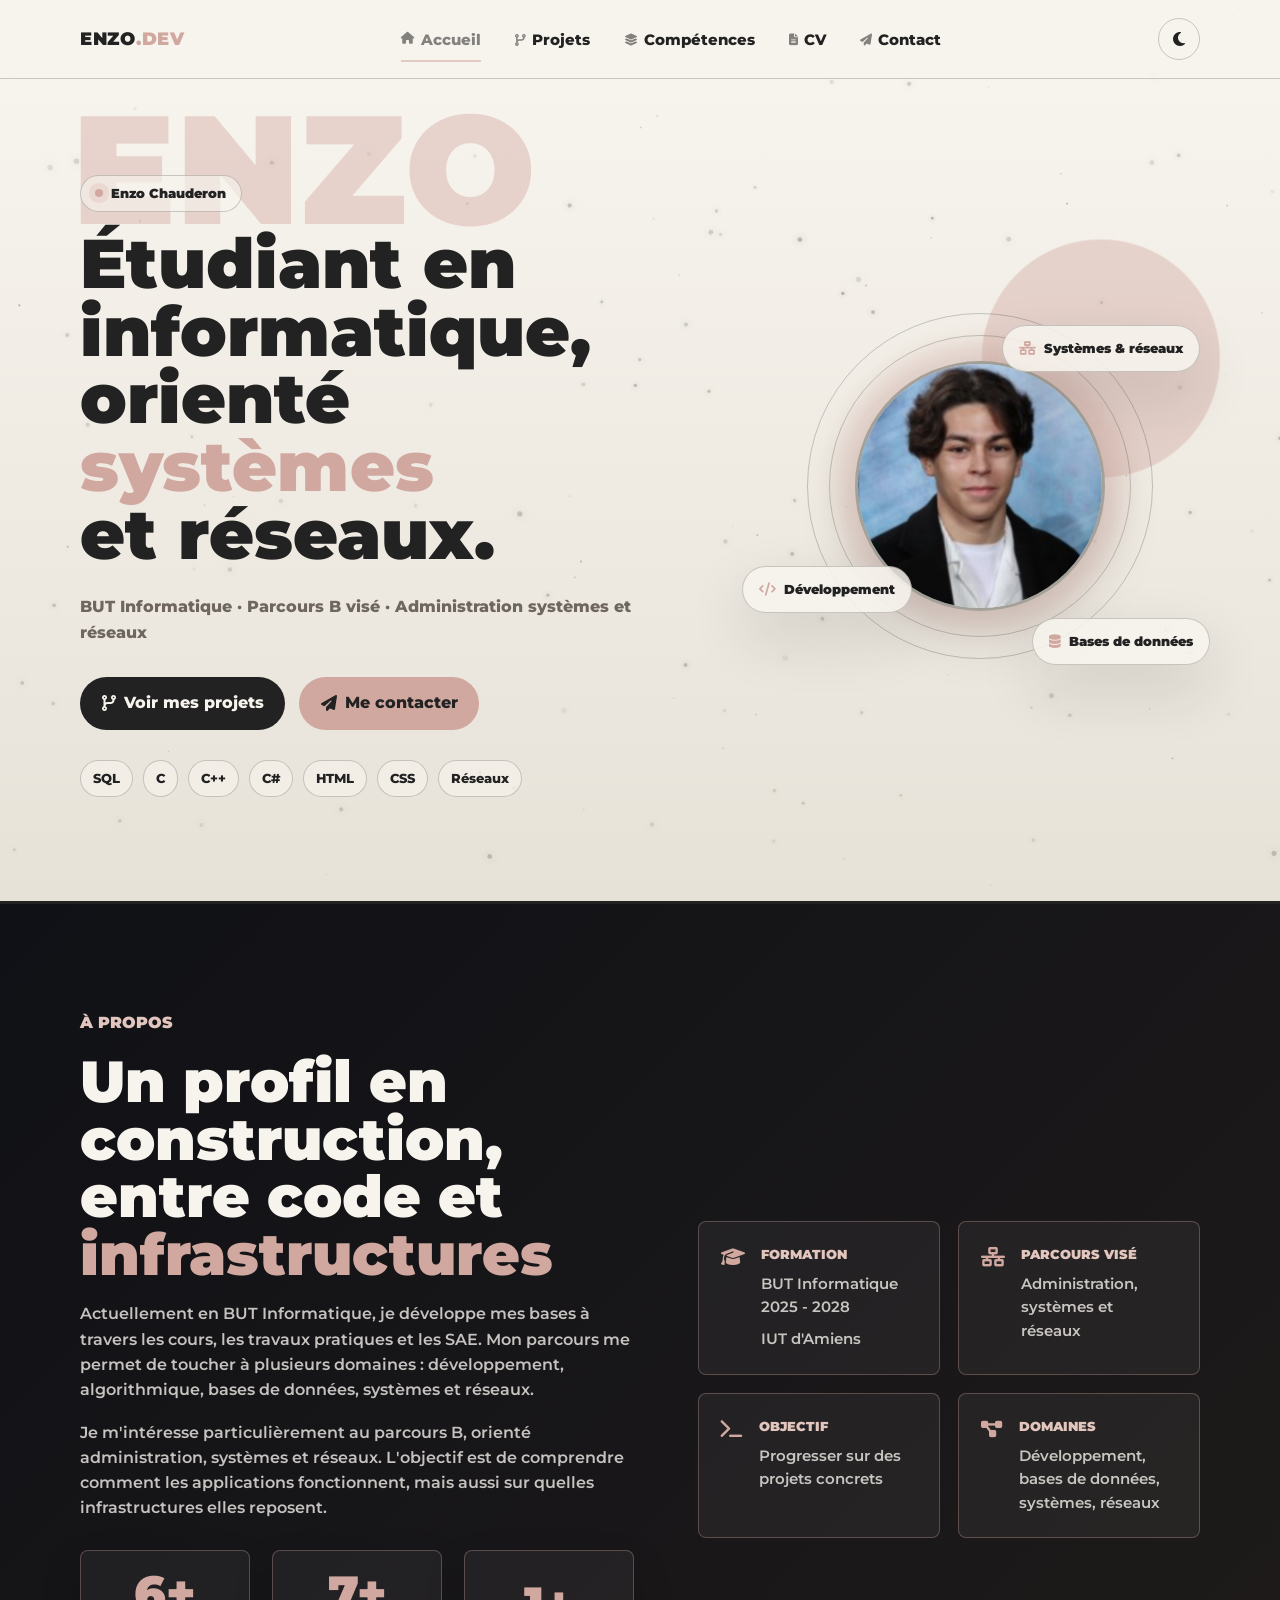
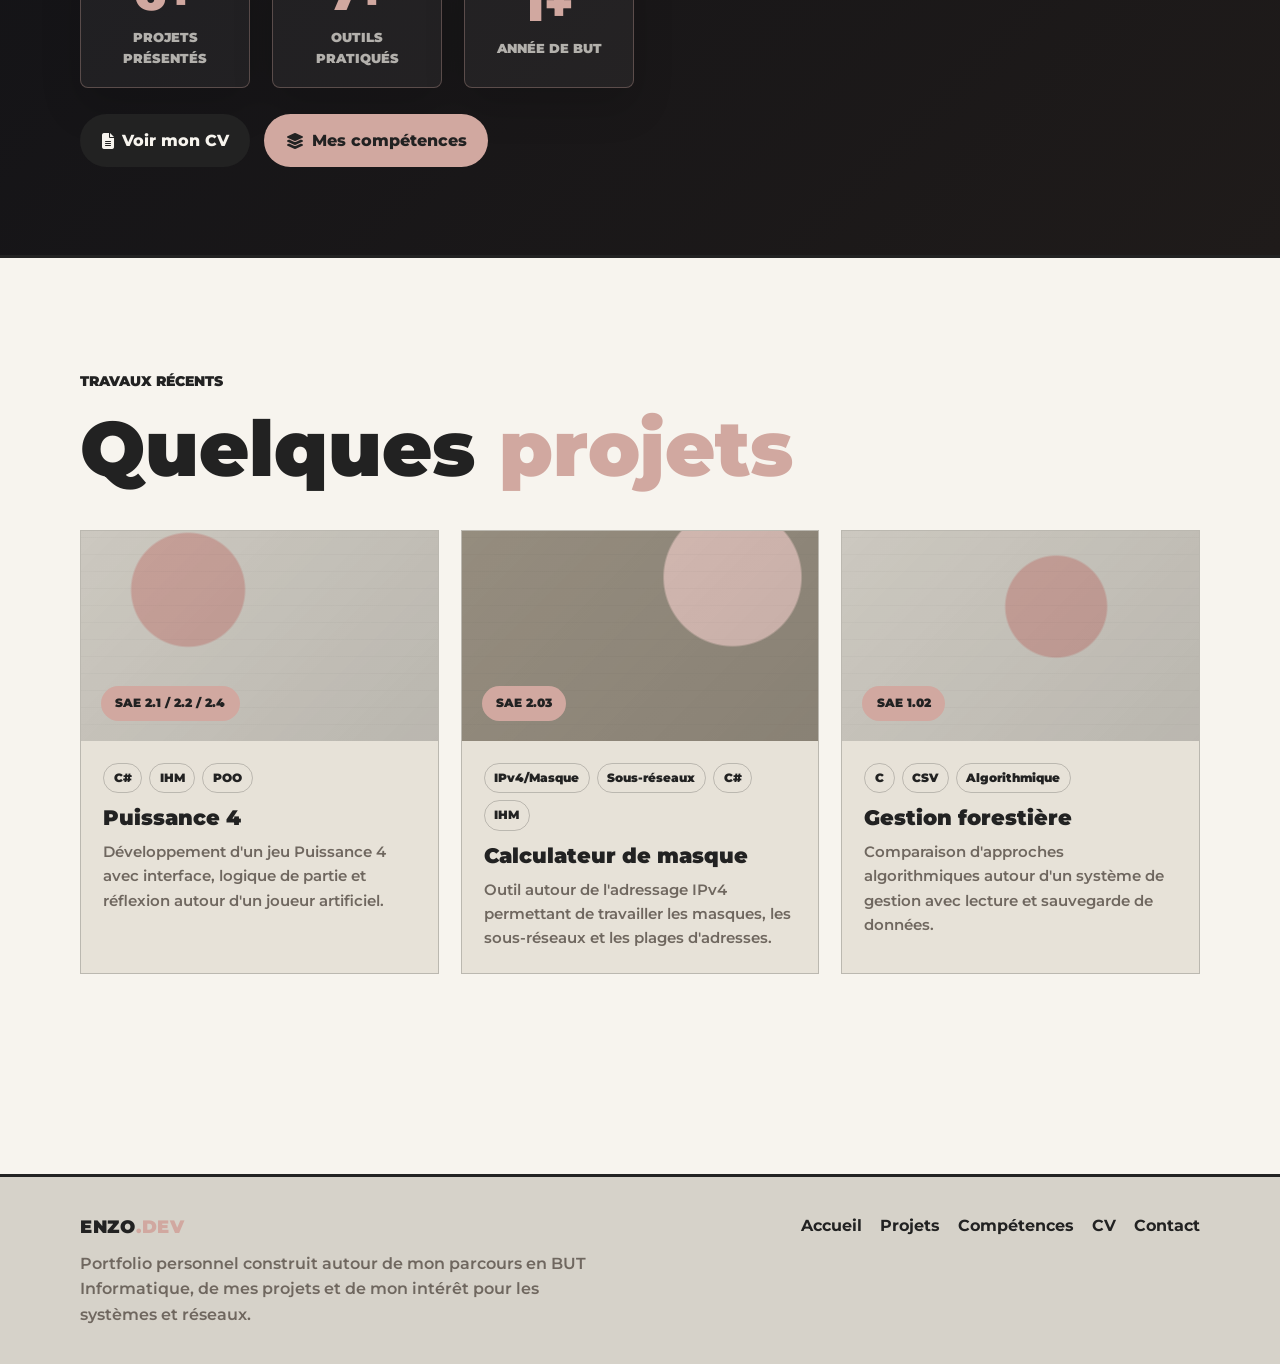
<file: index.html>
﻿<!DOCTYPE html>
<html lang="fr">
<head>
    <meta charset="UTF-8">
    <meta name="viewport" content="width=device-width, initial-scale=1.0">
    <meta name="description" content="Portfolio personnel d'Enzo Chauderon, étudiant en BUT Informatique orienté systèmes et réseaux.">
    <title>Accueil - Portfolio Enzo</title>

    <link rel="stylesheet" href="https://cdnjs.cloudflare.com/ajax/libs/font-awesome/6.5.1/css/all.min.css">
    <link rel="stylesheet" href="css/shared.css">
    <link rel="stylesheet" href="css/home.css?v=2">

    <script src="js/shared.js" defer></script>
</head>
<body>
    <div id="scroll-bar"></div>
    <canvas id="space-canvas" aria-hidden="true"></canvas>
    <header class="site-header">
        <nav class="navbar" aria-label="Navigation principale">
            <a href="index.html" class="nav-logo">
                ENZO<span>.DEV</span>
            </a>

            <ul class="nav-links">
                <li>
                    <a href="index.html" class="active">
                        <i class="fa-solid fa-house"></i>
                        Accueil
                    </a>
                </li>
                <li>
                    <a href="pages/projets.html">
                        <i class="fa-solid fa-code-branch"></i>
                        Projets
                    </a>
                </li>
                <li>
                    <a href="pages/competences.html">
                        <i class="fa-solid fa-layer-group"></i>
                        Compétences
                    </a>
                </li>
                <li>
                    <a href="pages/cv.html">
                        <i class="fa-solid fa-file-lines"></i>
                        CV
                    </a>
                </li>
                <li>
                    <a href="pages/contact.html">
                        <i class="fa-solid fa-paper-plane"></i>
                        Contact
                    </a>
                </li>
            </ul>

            <div class="nav-actions">
                <button class="theme-toggle" type="button" aria-label="Changer de thème">
                    <i class="fa-solid fa-moon"></i>
                </button>

                <button class="nav-burger" type="button" aria-label="Ouvrir le menu" aria-expanded="false">
                    <span></span>
                    <span></span>
                    <span></span>
                </button>
            </div>
        </nav>
    </header>

    <main>
        <section class="hero">
            <div class="container hero-inner">
                <div class="hero-content">
                    <div class="hero-badge">
                        <span class="badge-dot"></span>
                        <span>Enzo Chauderon</span>
                    </div>

                    <h1 class="hero-title">
                        Étudiant en informatique,<br>
                        orienté <span>systèmes</span><br>
                        et réseaux.
                    </h1>

                    <p class="hero-sub">
                        BUT Informatique · Parcours B visé · Administration systèmes et réseaux
                    </p>

                    <div class="hero-actions">
                        <a href="pages/projets.html" class="btn btn-primary">
                            <i class="fa-solid fa-code-branch"></i>
                            Voir mes projets
                        </a>

                        <a href="pages/contact.html" class="btn btn-secondary">
                            <i class="fa-solid fa-paper-plane"></i>
                            Me contacter
                        </a>
                    </div>

                    <div class="hero-tags">
                        <span>SQL</span>
                        <span>C</span>
                        <span>C++</span>
                        <span>C#</span>
                        <span>HTML</span>
                        <span>CSS</span>
                        <span>Réseaux</span>
                    </div>
                </div>

                <div class="hero-visual">
                    <div class="avatar-wrapper">
                        <div class="avatar-glow"></div>
                        <img class="avatar-placeholder" src="assets/photo-cv.png" alt="Portrait d'Enzo Chauderon">
                        <div class="avatar-ring ring-1"></div>
                        <div class="avatar-ring ring-2"></div>
                    </div>

                    <div class="floating-card fc-1">
                        <i class="fa-solid fa-network-wired"></i>
                        <span>Systèmes & réseaux</span>
                    </div>

                    <div class="floating-card fc-2">
                        <i class="fa-solid fa-code"></i>
                        <span>Développement</span>
                    </div>

                    <div class="floating-card fc-3">
                        <i class="fa-solid fa-database"></i>
                        <span>Bases de données</span>
                    </div>
                </div>
            </div>
        </section>

        <section class="about-section">
            <div class="container about-grid">
                <div class="about-text">
                    <p class="section-label">À propos</p>

                    <h2>
                        Un profil en construction,<br>
                        entre code et <span>infrastructures</span>
                    </h2>

                    <p>
                        Actuellement en BUT Informatique, je développe mes bases à travers les cours,
                        les travaux pratiques et les SAE. Mon parcours me permet de toucher à plusieurs
                        domaines : développement, algorithmique, bases de données, systèmes et réseaux.
                    </p>

                    <p>
                        Je m'intéresse particulièrement au parcours B, orienté administration, systèmes
                        et réseaux. L'objectif est de comprendre comment les applications fonctionnent,
                        mais aussi sur quelles infrastructures elles reposent.
                    </p>

                    <div class="about-stats">
                        <div class="stat-item">
                            <strong>6+</strong>
                            <span>Projets présentés</span>
                        </div>

                        <div class="stat-item">
                            <strong>7+</strong>
                            <span>Outils pratiqués</span>
                        </div>

                        <div class="stat-item">
                            <strong>1+</strong>
                            <span>Année de BUT</span>
                        </div>
                    </div>

                    <div class="about-actions">
                        <a href="pages/cv.html" class="btn btn-primary">
                            <i class="fa-solid fa-file-lines"></i>
                            Voir mon CV
                        </a>

                        <a href="pages/competences.html" class="btn btn-secondary">
                            <i class="fa-solid fa-layer-group"></i>
                            Mes compétences
                        </a>
                    </div>
                </div>

                <div class="about-cards">
                    <article class="info-card">
                        <i class="fa-solid fa-graduation-cap"></i>
                        <div>
                            <h3>Formation</h3>
                            <p>BUT Informatique 2025 - 2028</p>
                            <p>IUT d'Amiens</p>
                        </div>
                    </article>

                    <article class="info-card">
                        <i class="fa-solid fa-network-wired"></i>
                        <div>
                            <h3>Parcours visé</h3>
                            <p>Administration, systèmes et réseaux</p>
                        </div>
                    </article>

                    <article class="info-card">
                        <i class="fa-solid fa-terminal"></i>
                        <div>
                            <h3>Objectif</h3>
                            <p>Progresser sur des projets concrets</p>
                        </div>
                    </article>

                    <article class="info-card">
                        <i class="fa-solid fa-diagram-project"></i>
                        <div>
                            <h3>Domaines</h3>
                            <p>Développement, bases de données, systèmes, réseaux</p>
                        </div>
                    </article>
                </div>
            </div>
        </section>

        <section class="featured-section">
            <div class="container">
                <p class="section-label">Travaux récents</p>
                <h2 class="featured-title">Quelques <span>projets</span></h2>

                <div class="featured-grid">
                    <a href="pages/projets.html" class="featured-card">
                        <div class="feat-img feat-puissance4">
                            <span>SAE 2.1 / 2.2 / 2.4</span>

                            <div class="feat-overlay">
                                <span class="view-more-icon">
                                    <i class="fa-solid fa-eye"></i>
                                    Voir plus
                                </span>
                            </div>
                        </div>

                        <div class="feat-body">
                            <div class="feat-tags-row">
                                <span>C#</span>
                                <span>IHM</span>
                                <span>POO</span>
                            </div>

                            <h3>Puissance 4</h3>
                            <p>
                                Développement d'un jeu Puissance 4 avec interface,
                                logique de partie et réflexion autour d'un joueur artificiel.
                            </p>
                        </div>
                    </a>

                    <a href="pages/projets.html" class="featured-card">
                        <div class="feat-img feat-network">
                            <span>SAE 2.03</span>

                            <div class="feat-overlay">
                                <span class="view-more-icon">
                                    <i class="fa-solid fa-eye"></i>
                                    Voir plus
                                </span>
                            </div>
                        </div>

                        <div class="feat-body">
                            <div class="feat-tags-row">
                                <span>IPv4/Masque</span>
                                <span>Sous-réseaux</span>
                                <span>C#</span>
                                <span>IHM</span>
                            </div>

                            <h3>Calculateur de masque</h3>
                            <p>
                                Outil autour de l'adressage IPv4 permettant de travailler
                                les masques, les sous-réseaux et les plages d'adresses.
                            </p>
                        </div>
                    </a>

                    <a href="pages/projets.html" class="featured-card">
                        <div class="feat-img feat-forest">
                            <span>SAE 1.02</span>

                            <div class="feat-overlay">
                                <span class="view-more-icon">
                                    <i class="fa-solid fa-eye"></i>
                                    Voir plus
                                </span>
                            </div>
                        </div>

                        <div class="feat-body">
                            <div class="feat-tags-row">
                                <span>C</span>
                                <span>CSV</span>
                                <span>Algorithmique</span>
                            </div>

                            <h3>Gestion forestière</h3>
                            <p>
                                Comparaison d'approches algorithmiques autour d'un système
                                de gestion avec lecture et sauvegarde de données.
                            </p>
                        </div>
                    </a>
                </div>
            </div>
        </section>
    </main>

    <footer class="site-footer">
        <div class="container footer-content">
            <div class="footer-brand">
                <a href="index.html" class="nav-logo">
                    ENZO<span>.DEV</span>
                </a>

                <p>
                    Portfolio personnel construit autour de mon parcours en BUT Informatique,
                    de mes projets et de mon intérêt pour les systèmes et réseaux.
                </p>
            </div>

            <nav class="footer-links" aria-label="Navigation secondaire">
                <a href="index.html">Accueil</a>
                <a href="pages/projets.html">Projets</a>
                <a href="pages/competences.html">Compétences</a>
                <a href="pages/cv.html">CV</a>
                <a href="pages/contact.html">Contact</a>
            </nav>
        </div>
    </footer>
</body>
</html>
</file>
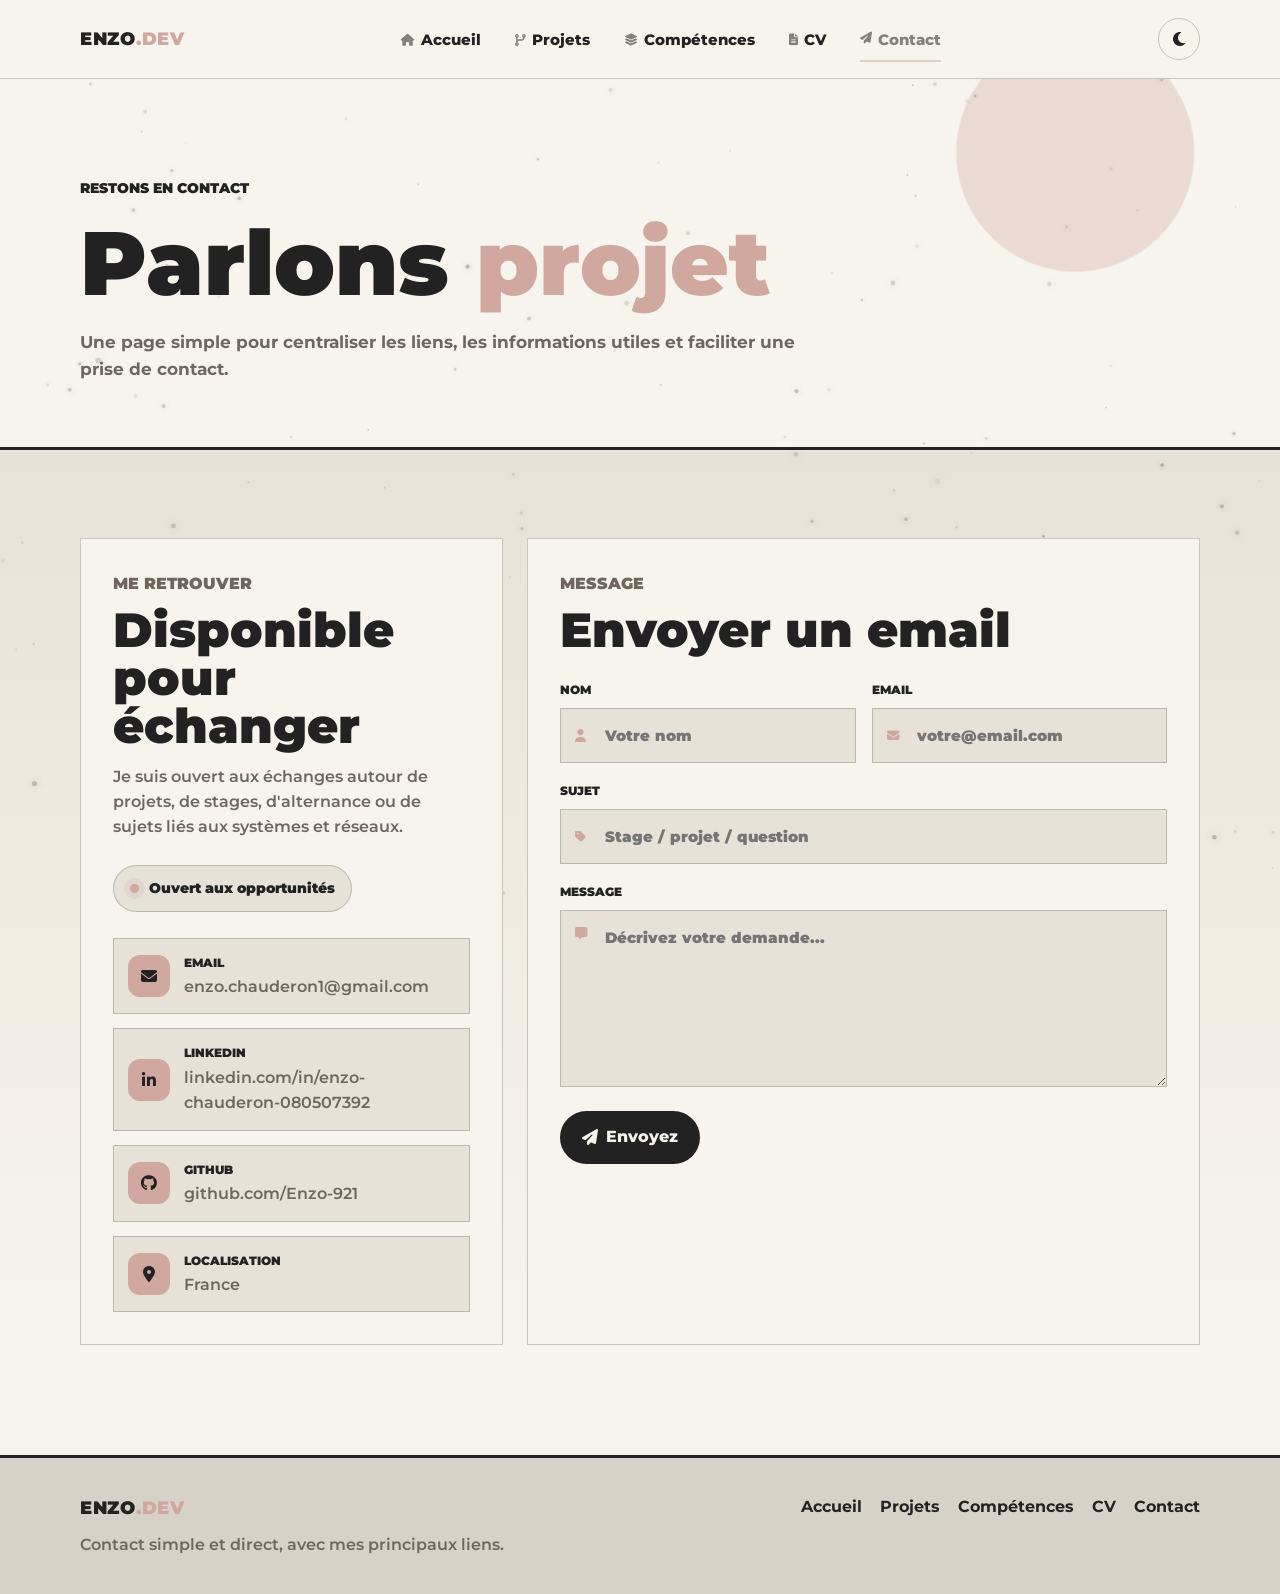
<file: pages/contact.html>
<!DOCTYPE html>
<html lang="fr">
<head>
    <meta charset="UTF-8">
    <meta name="viewport" content="width=device-width, initial-scale=1.0">
    <meta name="description" content="Contact d'Enzo Chauderon.">
    <title>Contact - Portfolio Enzo</title>

    <link rel="stylesheet" href="https://cdnjs.cloudflare.com/ajax/libs/font-awesome/6.5.1/css/all.min.css">
    <link rel="stylesheet" href="../css/shared.css">
    <link rel="stylesheet" href="../css/contact.css?v=2">

    <script src="../js/shared.js" defer></script>
</head>
<body>
    <div id="scroll-bar"></div>
    <canvas id="space-canvas" aria-hidden="true"></canvas>
    <header class="site-header">
        <nav class="navbar" aria-label="Navigation principale">
            <a href="../index.html" class="nav-logo">ENZO<span>.DEV</span></a>
            <ul class="nav-links">
                <li><a href="../index.html"><i class="fa-solid fa-house"></i> Accueil</a></li>
                <li><a href="projets.html"><i class="fa-solid fa-code-branch"></i> Projets</a></li>
                <li><a href="competences.html"><i class="fa-solid fa-layer-group"></i> Compétences</a></li>
                <li><a href="cv.html"><i class="fa-solid fa-file-lines"></i> CV</a></li>
                <li><a href="contact.html" class="active"><i class="fa-solid fa-paper-plane"></i> Contact</a></li>
            </ul>
            <div class="nav-actions">
                <button class="theme-toggle" type="button" aria-label="Changer de thème"><i class="fa-solid fa-moon"></i></button>
                <button class="nav-burger" type="button" aria-label="Ouvrir le menu" aria-expanded="false"><span></span><span></span><span></span></button>
            </div>
        </nav>
    </header>

    <main>
        <section class="page-hero">
            <div class="container">
                <p class="section-label">Restons en contact</p>
                <h1>Parlons <span>projet</span></h1>
                <p>Une page simple pour centraliser les liens, les informations utiles et faciliter une prise de contact.</p>
            </div>
        </section>

        <section class="contact-section">
            <div class="container contact-grid">
                <aside class="contact-info-card">
                    <div>
                        <p class="contact-eyebrow">Me retrouver</p>
                        <h2>Disponible pour échanger</h2>
                        <p>
                            Je suis ouvert aux échanges autour de projets, de stages, d'alternance
                            ou de sujets liés aux systèmes et réseaux.
                        </p>
                    </div>

                    <div class="availability-pill">
                        <span></span>
                        Ouvert aux opportunités
                    </div>

                    <div class="contact-details">
                        <a class="contact-detail" href="mailto:enzo.chauderon1@gmail.com">
                            <i class="fa-solid fa-envelope"></i>
                            <span>
                                <strong>Email</strong>
                                enzo.chauderon1@gmail.com
                            </span>
                        </a>
                        <a class="contact-detail" href="https://www.linkedin.com/in/enzo-chauderon-080507392/" target="_blank" rel="noopener">
                            <i class="fa-brands fa-linkedin-in"></i>
                            <span>
                                <strong>LinkedIn</strong>
                                linkedin.com/in/enzo-chauderon-080507392
                            </span>
                        </a>
                        <a class="contact-detail" href="https://github.com/Enzo-921" target="_blank" rel="noopener">
                            <i class="fa-brands fa-github"></i>
                            <span>
                                <strong>GitHub</strong>
                                github.com/Enzo-921
                            </span>
                        </a>
                        <div class="contact-detail">
                            <i class="fa-solid fa-location-dot"></i>
                            <span>
                                <strong>Localisation</strong>
                                France
                            </span>
                        </div>
                    </div>
                </aside>

                <div class="contact-form-card">
                    <div class="form-heading">
                        <p class="contact-eyebrow">Message</p>
                        <h2>Envoyer un email</h2>
                    </div>

                    <form action="mailto:enzo.chauderon1@gmail.com" method="post" enctype="text/plain">
                        <div class="form-row">
                            <label>
                                Nom
                                <span class="input-wrap">
                                    <i class="fa-solid fa-user"></i>
                                    <input type="text" name="Nom" placeholder="Votre nom">
                                </span>
                            </label>
                            <label>
                                Email
                                <span class="input-wrap">
                                    <i class="fa-solid fa-envelope"></i>
                                    <input type="email" name="Email" placeholder="votre@email.com">
                                </span>
                            </label>
                        </div>

                        <label>
                            Sujet
                            <span class="input-wrap">
                                <i class="fa-solid fa-tag"></i>
                                <input type="text" name="Sujet" placeholder="Stage / projet / question">
                            </span>
                        </label>

                        <label>
                            Message
                            <span class="input-wrap textarea-wrap">
                                <i class="fa-solid fa-message"></i>
                                <textarea name="Message" rows="6" placeholder="Décrivez votre demande..."></textarea>
                            </span>
                        </label>

                        <button type="submit" class="btn btn-primary submit-btn">
                            <i class="fa-solid fa-paper-plane"></i>
                            Envoyez
                        </button>
                    </form>
                </div>
            </div>

        </section>
    </main>

    <footer class="site-footer">
        <div class="container footer-content">
            <div class="footer-brand">
                <a href="../index.html" class="nav-logo">ENZO<span>.DEV</span></a>
                <p>Contact simple et direct, avec mes principaux liens.</p>
            </div>
            <nav class="footer-links" aria-label="Navigation secondaire">
                <a href="../index.html">Accueil</a>
                <a href="projets.html">Projets</a>
                <a href="competences.html">Compétences</a>
                <a href="cv.html">CV</a>
                <a href="contact.html">Contact</a>
            </nav>
        </div>
    </footer>
</body>
</html>
</file>
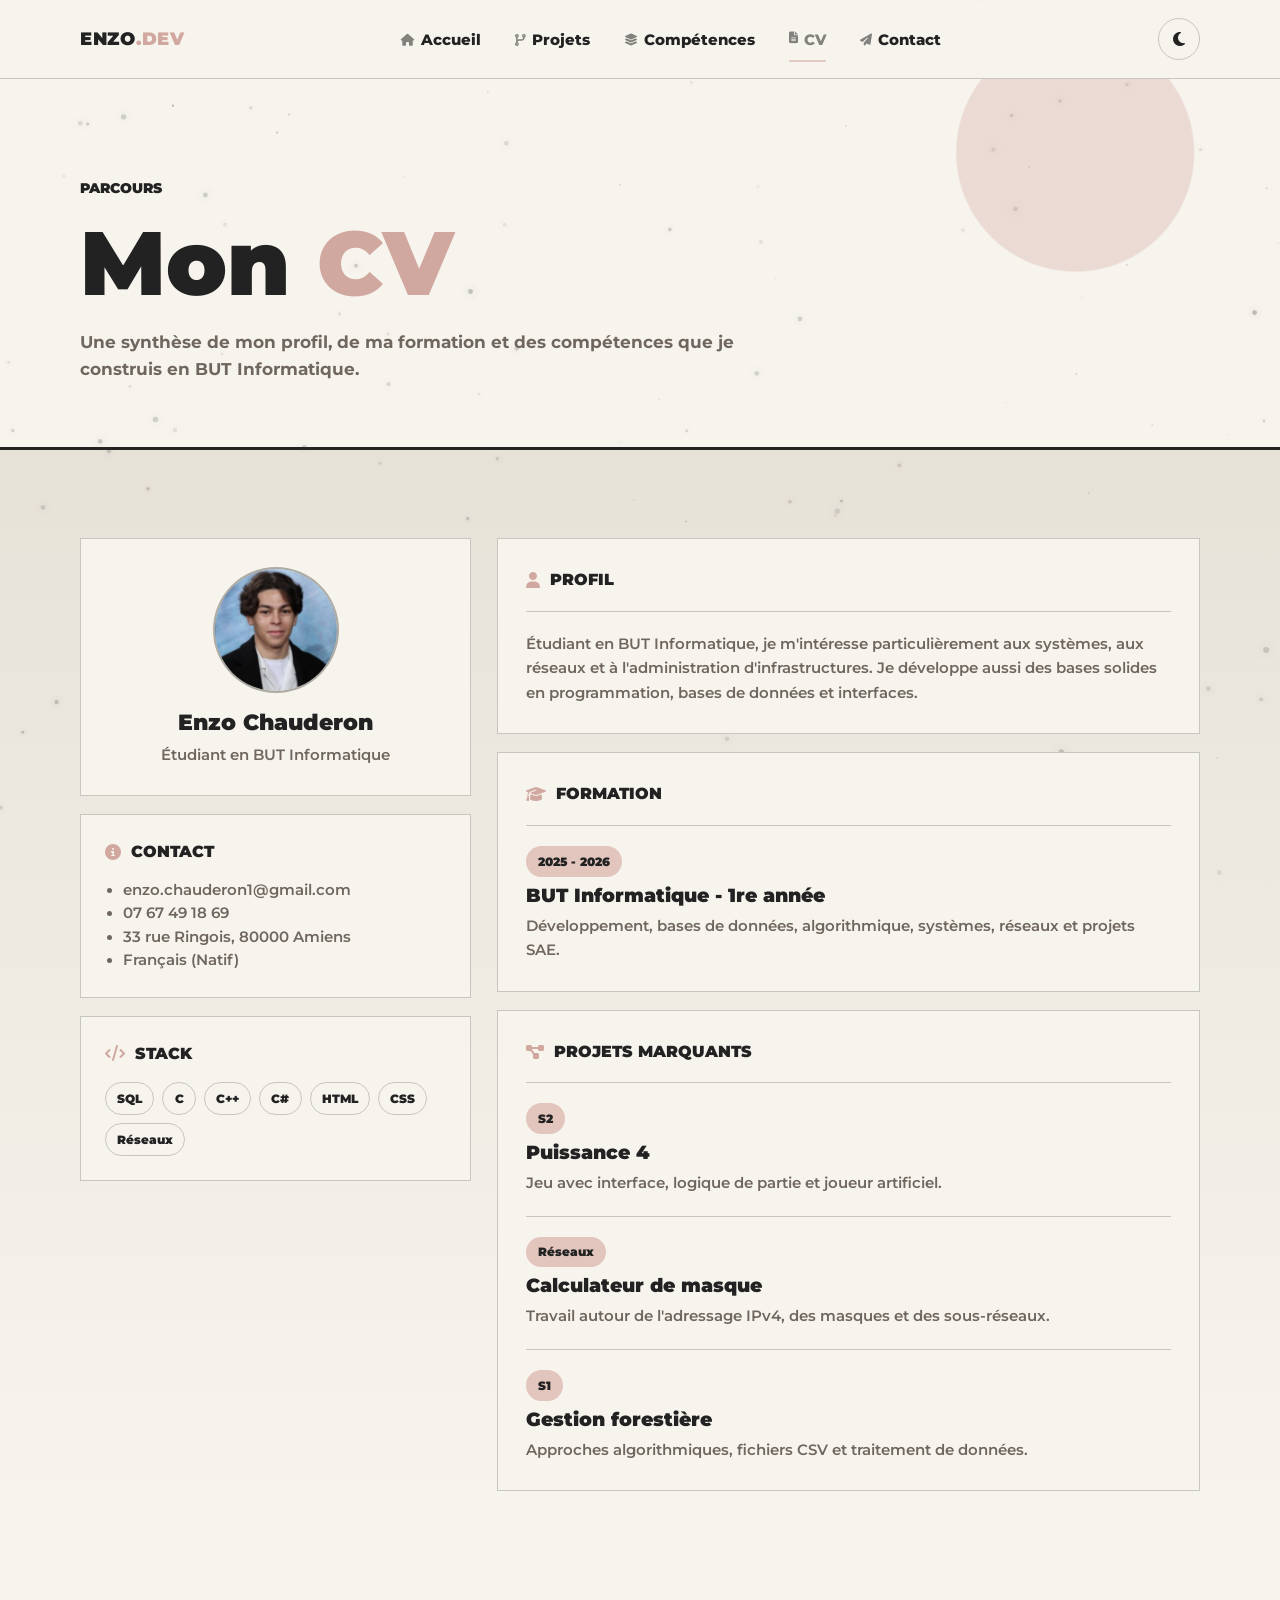
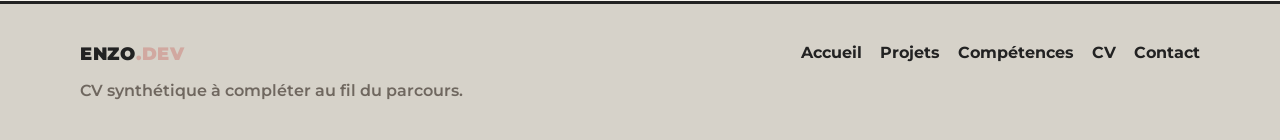
<file: pages/cv.html>
<!DOCTYPE html>
<html lang="fr">
<head>
    <meta charset="UTF-8">
    <meta name="viewport" content="width=device-width, initial-scale=1.0">
    <meta name="description" content="CV d'Enzo Chauderon.">
    <title>CV - Portfolio Enzo</title>

    <link rel="stylesheet" href="https://cdnjs.cloudflare.com/ajax/libs/font-awesome/6.5.1/css/all.min.css">
    <link rel="stylesheet" href="../css/shared.css">
    <link rel="stylesheet" href="../css/cv.css?v=2">

    <script src="../js/shared.js" defer></script>
</head>
<body>
    <div id="scroll-bar"></div>
    <canvas id="space-canvas" aria-hidden="true"></canvas>
    <header class="site-header">
        <nav class="navbar" aria-label="Navigation principale">
            <a href="../index.html" class="nav-logo">ENZO<span>.DEV</span></a>
            <ul class="nav-links">
                <li><a href="../index.html"><i class="fa-solid fa-house"></i> Accueil</a></li>
                <li><a href="projets.html"><i class="fa-solid fa-code-branch"></i> Projets</a></li>
                <li><a href="competences.html"><i class="fa-solid fa-layer-group"></i> Compétences</a></li>
                <li><a href="cv.html" class="active"><i class="fa-solid fa-file-lines"></i> CV</a></li>
                <li><a href="contact.html"><i class="fa-solid fa-paper-plane"></i> Contact</a></li>
            </ul>
            <div class="nav-actions">
                <button class="theme-toggle" type="button" aria-label="Changer de thème"><i class="fa-solid fa-moon"></i></button>
                <button class="nav-burger" type="button" aria-label="Ouvrir le menu" aria-expanded="false"><span></span><span></span><span></span></button>
            </div>
        </nav>
    </header>

    <main>
        <section class="page-hero">
            <div class="container">
                <p class="section-label">Parcours</p>
                <h1>Mon <span>CV</span></h1>
                <p>Une synthèse de mon profil, de ma formation et des compétences que je construis en BUT Informatique.</p>
            </div>
        </section>

        <section class="cv-section">
            <div class="container cv-layout">
                <aside class="cv-side">
                    <div class="cv-profile">
                        <img class="cv-avatar" src="../assets/photo-cv.png" alt="Portrait d'Enzo Chauderon">
                        <h2>Enzo Chauderon</h2>
                        <p>Étudiant en BUT Informatique</p>
                    </div>

                    <div class="cv-box">
                        <h3><i class="fa-solid fa-circle-info"></i> Contact</h3>
                        <ul>
                            <li><a href="mailto:enzo.chauderon1@gmail.com">enzo.chauderon1@gmail.com</a></li>
                            <li><a href="tel:+33767491869">07 67 49 18 69</a></li>
                            <li>33 rue Ringois, 80000 Amiens</li>
                            <li>Français (Natif)</li>
                        </ul>
                    </div>  

                    <div class="cv-box">
                        <h3><i class="fa-solid fa-code"></i> Stack</h3>
                        <div class="cv-tags">
                            <span>SQL</span><span>C</span><span>C++</span><span>C#</span><span>HTML</span><span>CSS</span><span>Réseaux</span>
                        </div>
                    </div>
                </aside>

                <div class="cv-main">
                    <section class="cv-block">
                        <h2><i class="fa-solid fa-user"></i> Profil</h2>
                        <article>
                            <p>
                                Étudiant en BUT Informatique, je m'intéresse particulièrement aux systèmes,
                                aux réseaux et à l'administration d'infrastructures. Je développe aussi des bases solides
                                en programmation, bases de données et interfaces.
                            </p>
                        </article>
                    </section>

                    <section class="cv-block">
                        <h2><i class="fa-solid fa-graduation-cap"></i> Formation</h2>
                        <article>
                            <span>2025 - 2026</span>
                            <h3>BUT Informatique - 1re année</h3>
                            <p>Développement, bases de données, algorithmique, systèmes, réseaux et projets SAE.</p>
                        </article>
                    </section>

                    <section class="cv-block">
                        <h2><i class="fa-solid fa-diagram-project"></i> Projets marquants</h2>
                        <article>
                            <span>S2</span>
                            <h3>Puissance 4</h3>
                            <p>Jeu avec interface, logique de partie et joueur artificiel.</p>
                        </article>
                        <article>
                            <span>Réseaux</span>
                            <h3>Calculateur de masque</h3>
                            <p>Travail autour de l'adressage IPv4, des masques et des sous-réseaux.</p>
                        </article>
                        <article>
                            <span>S1</span>
                            <h3>Gestion forestière</h3>
                            <p>Approches algorithmiques, fichiers CSV et traitement de données.</p>
                        </article>
                    </section>
                </div>
            </div>
        </section>
    </main>

    <footer class="site-footer">
        <div class="container footer-content">
            <div class="footer-brand">
                <a href="../index.html" class="nav-logo">ENZO<span>.DEV</span></a>
                <p>CV synthétique à compléter au fil du parcours.</p>
            </div>
            <nav class="footer-links" aria-label="Navigation secondaire">
                <a href="../index.html">Accueil</a>
                <a href="projets.html">Projets</a>
                <a href="competences.html">Compétences</a>
                <a href="cv.html">CV</a>
                <a href="contact.html">Contact</a>
            </nav>
        </div>
    </footer>
</body>
</html>
</file>
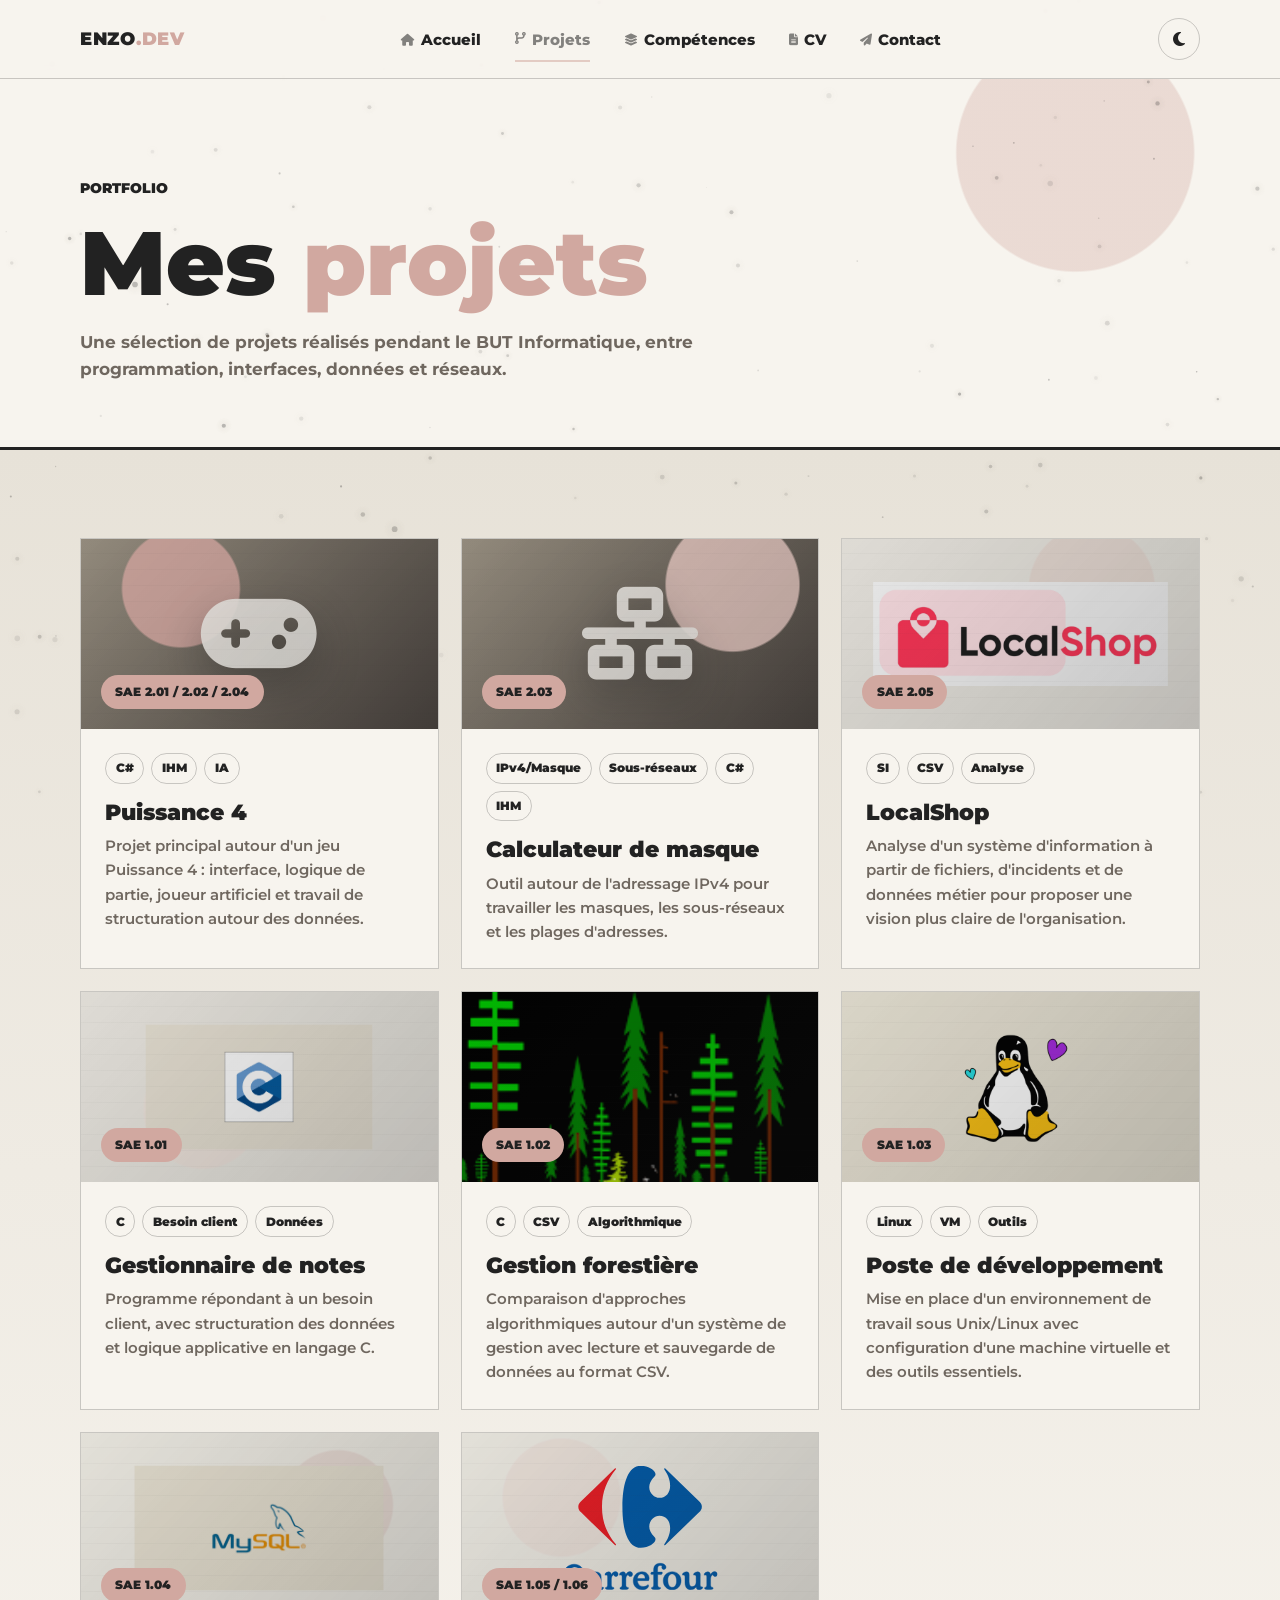
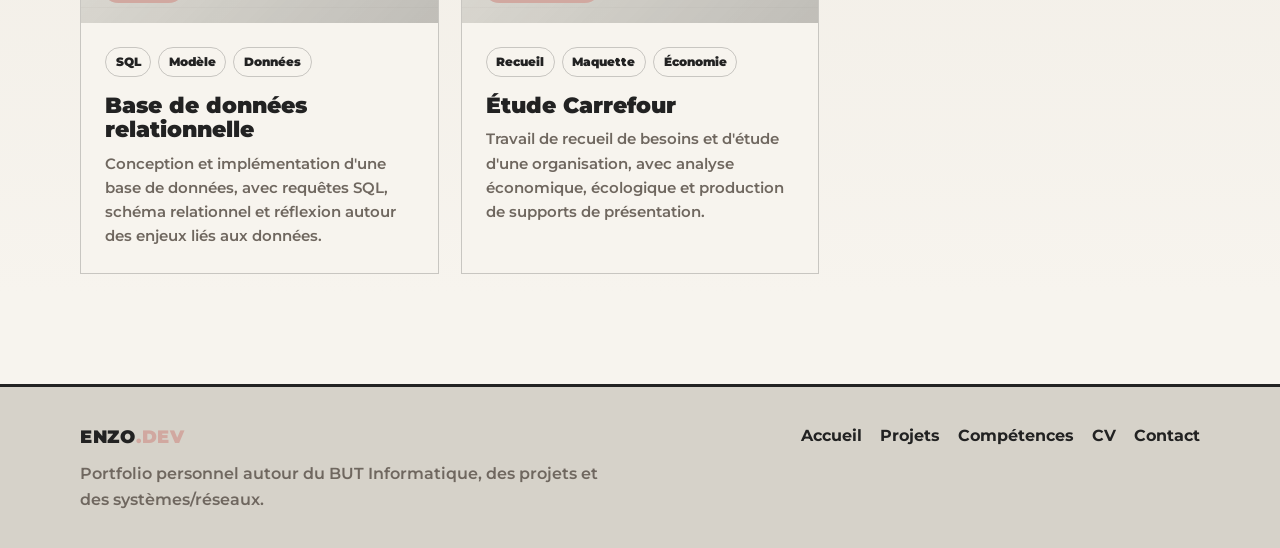
<file: pages/projets.html>
<!DOCTYPE html>
<html lang="fr">
<head>
    <meta charset="UTF-8">
    <meta name="viewport" content="width=device-width, initial-scale=1.0">
    <meta name="description" content="Projets d'Enzo Chauderon en BUT Informatique.">
    <title>Projets - Portfolio Enzo</title>

    <link rel="stylesheet" href="https://cdnjs.cloudflare.com/ajax/libs/font-awesome/6.5.1/css/all.min.css">
    <link rel="stylesheet" href="../css/shared.css">
    <link rel="stylesheet" href="../css/projets.css?v=3">

    <script src="../js/shared.js" defer></script>
</head>
<body>
    <div id="scroll-bar"></div>
    <canvas id="space-canvas" aria-hidden="true"></canvas>
    <header class="site-header">
        <nav class="navbar" aria-label="Navigation principale">
            <a href="../index.html" class="nav-logo">ENZO<span>.DEV</span></a>

            <ul class="nav-links">
                <li><a href="../index.html"><i class="fa-solid fa-house"></i> Accueil</a></li>
                <li><a href="projets.html" class="active"><i class="fa-solid fa-code-branch"></i> Projets</a></li>
                <li><a href="competences.html"><i class="fa-solid fa-layer-group"></i> Compétences</a></li>
                <li><a href="cv.html"><i class="fa-solid fa-file-lines"></i> CV</a></li>
                <li><a href="contact.html"><i class="fa-solid fa-paper-plane"></i> Contact</a></li>
            </ul>

            <div class="nav-actions">
                <button class="theme-toggle" type="button" aria-label="Changer de thème">
                    <i class="fa-solid fa-moon"></i>
                </button>
                <button class="nav-burger" type="button" aria-label="Ouvrir le menu" aria-expanded="false">
                    <span></span><span></span><span></span>
                </button>
            </div>
        </nav>
    </header>

    <main>
        <section class="page-hero">
            <div class="container">
                <p class="section-label">Portfolio</p>
                <h1>Mes <span>projets</span></h1>
                <p>
                    Une sélection de projets réalisés pendant le BUT Informatique,
                    entre programmation, interfaces, données et réseaux.
                </p>
            </div>
        </section>

        <section class="projects-section">
            <div class="container projects-grid">
                <article class="project-card">
                    <div class="project-visual visual-puissance4">
                        <i class="fa-solid fa-gamepad project-visual-icon"></i>
                        <span>SAE 2.01 / 2.02 / 2.04</span>
                        <div class="project-overlay"><span><i class="fa-solid fa-eye"></i> Voir le projet</span></div>
                    </div>
                    <div class="project-body">
                        <div class="project-tags">
                            <span>C#</span><span>IHM</span><span>IA</span>
                        </div>
                        <h2>Puissance 4</h2>
                        <p>
                            Projet principal autour d'un jeu Puissance 4 : interface, logique de partie,
                            joueur artificiel et travail de structuration autour des données.
                        </p>
                    </div>
                </article>

                <article class="project-card">
                    <div class="project-visual visual-network">
                        <i class="fa-solid fa-network-wired project-visual-icon"></i>
                        <span>SAE 2.03</span>
                        <div class="project-overlay"><span><i class="fa-solid fa-eye"></i> Voir le projet</span></div>
                    </div>
                    <div class="project-body">
                        <div class="project-tags">
                            <span>IPv4/Masque</span>
                            <span>Sous-réseaux</span>
                            <span>C#</span>
                            <span>IHM</span>
                        </div>
                        <h2>Calculateur de masque</h2>
                        <p>
                            Outil autour de l'adressage IPv4 pour travailler les masques,
                            les sous-réseaux et les plages d'adresses.
                        </p>
                    </div>
                </article>

                <article class="project-card">
                    <div class="project-visual visual-si">
                        <img src="../assets/projects/localshop.png" alt="Logo du projet LocalShop">
                        <span>SAE 2.05</span>
                        <div class="project-overlay"><span><i class="fa-solid fa-eye"></i> Voir le projet</span></div>
                    </div>
                    <div class="project-body">
                        <div class="project-tags">
                            <span>SI</span><span>CSV</span><span>Analyse</span>
                        </div>
                        <h2>LocalShop</h2>
                        <p>
                            Analyse d'un système d'information à partir de fichiers, d'incidents
                            et de données métier pour proposer une vision plus claire de l'organisation.
                        </p>
                    </div>
                </article>

                <article class="project-card">
                    <div class="project-visual visual-notes">
                        <img src="../assets/projects/langage-c.png" alt="Illustration du projet gestionnaire de notes">
                        <span>SAE 1.01</span>
                        <div class="project-overlay"><span><i class="fa-solid fa-eye"></i> Voir le projet</span></div>
                    </div>
                    <div class="project-body">
                        <div class="project-tags">
                            <span>C</span><span>Besoin client</span><span>Données</span>
                        </div>
                        <h2>Gestionnaire de notes</h2>
                        <p>
                            Programme répondant à un besoin client, avec structuration des données
                            et logique applicative en langage C.
                        </p>
                    </div>
                </article>

                <article class="project-card">
                    <div class="project-visual visual-forest">
                        <img src="../assets/projects/foret.png" alt="Illustration du projet de gestion forestière">
                        <span>SAE 1.02</span>
                        <div class="project-overlay"><span><i class="fa-solid fa-eye"></i> Voir le projet</span></div>
                    </div>
                    <div class="project-body">
                        <div class="project-tags">
                            <span>C</span><span>CSV</span><span>Algorithmique</span>
                        </div>
                        <h2>Gestion forestière</h2>
                        <p>
                            Comparaison d'approches algorithmiques autour d'un système de gestion
                            avec lecture et sauvegarde de données au format CSV.
                        </p>
                    </div>
                </article>

                <article class="project-card">
                    <div class="project-visual visual-linux">
                        <img src="../assets/projects/linux.png" alt="Illustration Linux pour le poste de développement">
                        <span>SAE 1.03</span>
                        <div class="project-overlay"><span><i class="fa-solid fa-eye"></i> Voir le projet</span></div>
                    </div>
                    <div class="project-body">
                        <div class="project-tags">
                            <span>Linux</span><span>VM</span><span>Outils</span>
                        </div>
                        <h2>Poste de développement</h2>
                        <p>
                            Mise en place d'un environnement de travail sous Unix/Linux
                            avec configuration d'une machine virtuelle et des outils essentiels.
                        </p>
                    </div>
                </article>

                <article class="project-card">
                    <div class="project-visual visual-bd">
                        <img src="../assets/projects/mysql.png" alt="Illustration base de données MySQL">
                        <span>SAE 1.04</span>
                        <div class="project-overlay"><span><i class="fa-solid fa-eye"></i> Voir le projet</span></div>
                    </div>
                    <div class="project-body">
                        <div class="project-tags">
                            <span>SQL</span><span>Modèle</span><span>Données</span>
                        </div>
                        <h2>Base de données relationnelle</h2>
                        <p>
                            Conception et implémentation d'une base de données, avec requêtes SQL,
                            schéma relationnel et réflexion autour des enjeux liés aux données.
                        </p>
                    </div>
                </article>

                <article class="project-card">
                    <div class="project-visual visual-recueil">
                        <img src="../assets/projects/carrefour.svg" alt="Logo Carrefour pour l'étude d'organisation">
                        <span>SAE 1.05 / 1.06</span>
                        <div class="project-overlay"><span><i class="fa-solid fa-eye"></i> Voir le projet</span></div>
                    </div>
                    <div class="project-body">
                        <div class="project-tags">
                            <span>Recueil</span><span>Maquette</span><span>Économie</span>
                        </div>
                        <h2>Étude Carrefour</h2>
                        <p>
                            Travail de recueil de besoins et d'étude d'une organisation,
                            avec analyse économique, écologique et production de supports de présentation.
                        </p>
                    </div>
                </article>
            </div>
        </section>
    </main>

    <footer class="site-footer">
        <div class="container footer-content">
            <div class="footer-brand">
                <a href="../index.html" class="nav-logo">ENZO<span>.DEV</span></a>
                <p>Portfolio personnel autour du BUT Informatique, des projets et des systèmes/réseaux.</p>
            </div>
            <nav class="footer-links" aria-label="Navigation secondaire">
                <a href="../index.html">Accueil</a>
                <a href="projets.html">Projets</a>
                <a href="competences.html">Compétences</a>
                <a href="cv.html">CV</a>
                <a href="contact.html">Contact</a>
            </nav>
        </div>
    </footer>
</body>
</html>
</file>
<file: css/shared.css>
@import url("https://fonts.googleapis.com/css2?family=Montserrat:wght@400;500;600;700;800;900&display=swap");

:root {
    --bg: #f7f4ee;
    --bg-soft: #e7e2d8;
    --taupe: #d6d2c9;
    --taupe-dark: #9c9384;
    --rose: #d1a8a0;
    --rose-soft: #e2c5bd;
    --dark: #222222;
    --dark-soft: #4b443f;
    --text: #222222;
    --text-muted: #6f675f;
    --text-on-light: #222222;
    --text-on-dark: #f7f4ee;
    --border: rgba(34, 34, 34, 0.22);
    --shadow: 0 24px 60px rgba(34, 34, 34, 0.14);
    --header-bg: rgba(247, 244, 238, 0.86);
    --radius: 18px;
    --transition: 0.25s ease;
    --transition-slow: 0.7s ease;
    color-scheme: light;
}

[data-theme="dark"] {
    --bg: #11131a;
    --bg-soft: #1c2028;
    --taupe: #272a31;
    --taupe-dark: #34313a;
    --rose: #d8a8a0;
    --rose-soft: #e6c4bd;
    --dark: #f7f4ee;
    --dark-soft: #d9d1c6;
    --text: #f7f4ee;
    --text-muted: #c3b9ae;
    --text-on-light: #222222;
    --text-on-dark: #f7f4ee;
    --border: rgba(247, 244, 238, 0.18);
    --shadow: 0 24px 70px rgba(0, 0, 0, 0.36);
    --header-bg: rgba(17, 19, 26, 0.86);
    color-scheme: dark;
}

* {
    box-sizing: border-box;
    margin: 0;
    padding: 0;
}

html {
    scroll-behavior: smooth;
}

body {
    min-height: 100vh;
    background: var(--bg);
    color: var(--text);
    font-family: "Montserrat", Arial, Helvetica, sans-serif;
    font-weight: 600;
    line-height: 1.6;
    transition: background var(--transition), color var(--transition);
}

a {
    color: inherit;
    text-decoration: none;
}

button {
    font: inherit;
}

#scroll-bar {
    position: fixed;
    top: 0;
    left: 0;
    z-index: 1000;
    width: 0;
    height: 4px;
    background: var(--dark);
}

.container {
    position: relative;
    z-index: 2;
    width: min(1120px, calc(100% - 32px));
    margin: 0 auto;
}

#space-canvas {
    position: fixed;
    inset: 0;
    z-index: 1;
    width: 100%;
    height: 100%;
    opacity: 0.38;
    pointer-events: none;
    transition: opacity var(--transition);
}

[data-theme="dark"] #space-canvas {
    opacity: 0.56;
}

.site-header {
    position: sticky;
    top: 0;
    z-index: 100;
    background: var(--header-bg);
    border-bottom: 1px solid var(--border);
    backdrop-filter: blur(18px);
    transition: box-shadow var(--transition), background var(--transition);
}

    .site-header.scrolled {
        box-shadow: 0 12px 34px rgba(34, 34, 34, 0.12);
    }

.navbar {
    min-height: 78px;
    width: min(1120px, calc(100% - 32px));
    margin: 0 auto;
    display: flex;
    align-items: center;
    justify-content: space-between;
    gap: 24px;
}

.nav-logo {
    font-size: 1.1rem;
    font-weight: 900;
    letter-spacing: 0.04em;
}

    .nav-logo span {
        color: var(--rose);
    }

.nav-links {
    display: flex;
    align-items: center;
    gap: 34px;
    list-style: none;
}

    .nav-links a {
        position: relative;
        display: inline-flex;
        align-items: center;
        gap: 6px;
        color: var(--dark);
        font-size: 0.95rem;
        font-weight: 800;
        transition: color var(--transition), opacity var(--transition);
    }

        .nav-links a::after {
            content: "";
            position: absolute;
            left: 0;
            bottom: -10px;
            width: 100%;
            height: 2px;
            background: var(--rose);
            transform: scaleX(0);
            transform-origin: left;
            transition: transform var(--transition);
        }

        .nav-links a i {
            font-size: 0.75rem;
            opacity: 0.55;
            transition: transform var(--transition), opacity var(--transition);
        }

        .nav-links a:hover,
        .nav-links a.active {
            opacity: 0.55;
        }

        .nav-links a:hover::after,
        .nav-links a.active::after {
            transform: scaleX(1);
        }

        .nav-links a:hover i,
        .nav-links a.active i {
            opacity: 1;
            transform: translateY(-2px);
        }

.nav-actions {
    display: flex;
    align-items: center;
    gap: 12px;
}

.theme-toggle,
.nav-burger {
    border: 1px solid var(--border);
    background: transparent;
    color: var(--text);
    border-radius: 999px;
    cursor: pointer;
}

.theme-toggle {
    width: 42px;
    height: 42px;
    display: grid;
    place-items: center;
    transition: background var(--transition), color var(--transition), transform var(--transition);
}

    .theme-toggle:hover {
        transform: translateY(-2px);
        background: var(--rose);
        color: #222222;
    }

.nav-burger {
    display: none;
    width: 42px;
    height: 42px;
    align-items: center;
    justify-content: center;
    flex-direction: column;
    gap: 5px;
}

    .nav-burger span {
        width: 20px;
        height: 2px;
        background: var(--dark);
        border-radius: 999px;
    }

.btn {
    display: inline-flex;
    align-items: center;
    justify-content: center;
    gap: 8px;
    padding: 0.85rem 1.35rem;
    border-radius: 999px;
    font-weight: 800;
    position: relative;
    overflow: hidden;
    transition: transform var(--transition), background var(--transition), box-shadow var(--transition);
}

    .btn::after {
        content: "";
        position: absolute;
        inset: 0;
        background: rgba(247, 244, 238, 0.16);
        opacity: 0;
        transition: opacity var(--transition);
        pointer-events: none;
    }

    .btn:hover {
        transform: translateY(-2px);
        box-shadow: 0 14px 34px rgba(34, 34, 34, 0.16);
    }

    .btn:hover::after {
        opacity: 1;
    }

    .btn i {
        transition: transform var(--transition);
    }

    .btn:hover i {
        transform: translateX(3px);
    }

.btn-primary {
    background: var(--dark);
    color: var(--bg);
}

.btn-secondary {
    background: var(--rose);
    color: var(--text-on-light);
}

.page-hero {
    padding: 96px 0 64px;
    background: radial-gradient(circle at 84% 20%, rgba(209, 168, 160, 0.34) 0 118px, transparent 120px), var(--bg);
    border-bottom: 3px solid var(--dark);
}

    .page-hero h1 {
        max-width: 850px;
        font-size: clamp(3rem, 7vw, 5.8rem);
        font-weight: 1000;
        line-height: 1;
        letter-spacing: 0;
        color: var(--dark);
        overflow-wrap: anywhere;
    }

        .page-hero h1 span {
            color: var(--rose);
        }

    .page-hero p:not(.section-label) {
        max-width: 720px;
        margin-top: 22px;
        color: var(--text-muted);
        font-size: 1.05rem;
        font-weight: 700;
    }

.section-label {
    position: relative;
    z-index: 1;
    display: inline-flex;
    margin-bottom: 18px;
    color: var(--dark);
    font-size: 0.85rem;
    font-weight: 900;
    text-transform: uppercase;
    letter-spacing: 0;
}

.site-footer {
    margin-top: 90px;
    padding: 36px 0;
    border-top: 3px solid var(--dark);
    background: var(--taupe);
}

.footer-content {
    display: flex;
    justify-content: space-between;
    gap: 32px;
}

.footer-brand p {
    max-width: 520px;
    margin-top: 10px;
    color: var(--text-muted);
}

.footer-links {
    display: flex;
    flex-wrap: wrap;
    gap: 18px;
    color: var(--dark);
    font-weight: 700;
}

    .footer-links a {
        transition: color var(--transition), transform var(--transition), opacity var(--transition);
    }

    .footer-links a:hover {
        color: var(--rose);
        opacity: 1;
        transform: translateY(-2px);
    }

.reveal {
    opacity: 0;
    transform: translateY(28px);
    transition: opacity var(--transition-slow), transform var(--transition-slow);
}

    .reveal.is-visible {
        opacity: 1;
        transform: translateY(0);
    }

@media (max-width: 760px) {
    .nav-links {
        display: none;
    }

    .nav-burger {
        display: flex;
    }

    .footer-content {
        flex-direction: column;
    }

    .page-hero {
        padding: 72px 0 48px;
    }

        .page-hero h1 {
            font-size: clamp(2.3rem, 10.5vw, 3.2rem);
        }

    .nav-links.is-open {
        position: absolute;
        top: 78px;
        left: 16px;
        right: 16px;
        display: flex;
        flex-direction: column;
        align-items: stretch;
        gap: 0;
        padding: 18px;
        background: var(--bg);
        border: 1px solid var(--border);
        box-shadow: var(--shadow);
    }

        .nav-links.is-open a {
            display: block;
            padding: 12px 0;
        }
}

@media (prefers-reduced-motion: reduce) {
    *,
    *::before,
    *::after {
        animation-duration: 0.01ms !important;
        animation-iteration-count: 1 !important;
        scroll-behavior: auto !important;
        transition-duration: 0.01ms !important;
    }

    .reveal {
        opacity: 1;
        transform: none;
    }
}
</file>
<file: css/home.css>
.hero {
    min-height: calc(100vh - 78px);
    display: flex;
    align-items: center;
    padding: 92px 0 100px;
    background: radial-gradient(circle at 86% 34%, rgba(209, 168, 160, 0.42) 0 118px, transparent 120px), linear-gradient(180deg, var(--bg) 0%, var(--bg-soft) 100%);
    overflow: hidden;
}

.hero-inner {
    display: grid;
    grid-template-columns: minmax(0, 1fr) minmax(330px, 440px);
    gap: clamp(56px, 8vw, 110px);
    align-items: center;
}

.hero-content {
    position: relative;
    min-width: 0;
}

    .hero-content::before {
        content: "ENZO";
        position: absolute;
        left: -8px;
        top: -82px;
        z-index: 0;
        font-size: clamp(4.8rem, 12vw, 10.5rem);
        font-weight: 1000;
        line-height: 1;
        color: rgba(209, 168, 160, 0.42);
        pointer-events: none;
    }

.hero-badge {
    position: relative;
    z-index: 1;
    width: fit-content;
    display: inline-flex;
    align-items: center;
    gap: 8px;
    margin-bottom: 18px;
    padding: 0.45rem 0.9rem;
    border: 1px solid var(--border);
    border-radius: 999px;
    background: rgba(247, 244, 238, 0.62);
    color: var(--text-on-light);
    font-size: 0.82rem;
    font-weight: 900;
}

.badge-dot {
    width: 8px;
    height: 8px;
    border-radius: 999px;
    background: var(--rose);
    box-shadow: 0 0 0 6px rgba(209, 168, 160, 0.24);
}

.hero-title {
    position: relative;
    z-index: 1;
    max-width: 650px;
    font-size: clamp(2.8rem, 5.4vw, 5.7rem);
    font-weight: 1000;
    line-height: 0.98;
    letter-spacing: 0;
    color: var(--dark);
}

    .hero-title span {
        color: var(--rose);
    }

.hero-sub {
    position: relative;
    z-index: 1;
    max-width: 640px;
    margin-top: 24px;
    color: var(--text-muted);
    font-size: 1.02rem;
    font-weight: 800;
}

.hero-actions {
    position: relative;
    z-index: 1;
    display: flex;
    flex-wrap: wrap;
    gap: 14px;
    margin-top: 32px;
}

.hero-tags {
    position: relative;
    z-index: 1;
    display: flex;
    flex-wrap: wrap;
    gap: 10px;
    margin-top: 30px;
}

    .hero-tags span {
        padding: 0.45rem 0.75rem;
        border: 1px solid var(--border);
        border-radius: 999px;
        background: rgba(247, 244, 238, 0.62);
        color: var(--text-on-light);
        font-size: 0.84rem;
        font-weight: 800;
    }

.hero-visual {
    position: relative;
    min-height: 430px;
    display: flex;
    align-items: center;
    justify-content: center;
}

.avatar-wrapper {
    position: relative;
    width: 250px;
    height: 250px;
}

.avatar-placeholder {
    position: relative;
    z-index: 3;
    width: 100%;
    height: 100%;
    display: block;
    border-radius: 50%;
    background: var(--taupe);
    border: 3px solid rgba(34, 34, 34, 0.28);
    object-fit: cover;
    object-position: center 24%;
    box-shadow: var(--shadow);
}

.avatar-glow {
    position: absolute;
    inset: -18px;
    border-radius: 50%;
    background: rgba(209, 168, 160, 0.38);
    filter: blur(12px);
    animation: glowPulse 4.8s ease-in-out infinite;
}

.avatar-ring {
    position: absolute;
    border-radius: 50%;
    border: 1px solid rgba(34, 34, 34, 0.22);
    animation: ringPulse 5s ease-in-out infinite;
}

.ring-1 {
    inset: -26px;
}

.ring-2 {
    inset: -48px;
}

.floating-card {
    position: absolute;
    z-index: 4;
    display: inline-flex;
    align-items: center;
    gap: 8px;
    padding: 0.72rem 1rem;
    border: 1px solid var(--border);
    border-radius: 999px;
    background: rgba(247, 244, 238, 0.86);
    color: var(--text-on-light);
    font-size: 0.84rem;
    font-weight: 900;
    box-shadow: var(--shadow);
    animation: floatBadge 5s ease-in-out infinite;
}

    .floating-card i {
        color: var(--rose);
    }

.fc-1 {
    top: 54px;
    right: 0;
}

.fc-2 {
    left: -18px;
    bottom: 88px;
    animation-delay: 0.6s;
}

.fc-3 {
    right: -10px;
    bottom: 36px;
    animation-delay: 1.1s;
}

.about-section {
    position: relative;
    padding: 88px 0;
    background: linear-gradient(135deg, #101116 0%, #1f1b1a 100%);
    border-top: 3px solid var(--dark);
    border-bottom: 3px solid var(--dark);
    color: var(--text-on-dark);
}

@keyframes floatBadge {
    0%,
    100% {
        transform: translateY(0);
    }

    50% {
        transform: translateY(-10px);
    }
}

@keyframes glowPulse {
    0%,
    100% {
        opacity: 0.62;
        transform: scale(1);
    }

    50% {
        opacity: 0.95;
        transform: scale(1.06);
    }
}

@keyframes ringPulse {
    0%,
    100% {
        opacity: 0.65;
        transform: scale(1);
    }

    50% {
        opacity: 1;
        transform: scale(1.04);
    }
}

@media (prefers-reduced-motion: reduce) {
    .avatar-glow,
    .avatar-ring,
    .floating-card {
        animation: none;
    }
}

.about-grid {
    display: grid;
    grid-template-columns: minmax(0, 1.05fr) minmax(320px, 0.95fr);
    gap: 64px;
    align-items: center;
}

.section-label {
    position: relative;
    z-index: 1;
    display: inline-flex;
    margin-bottom: 18px;
    color: var(--dark);
    font-size: 0.85rem;
    font-weight: 900;
    text-transform: uppercase;
    letter-spacing: 0;
}

.about-text h2 {
    max-width: 660px;
    font-size: clamp(2.35rem, 4.5vw, 4rem);
    font-weight: 1000;
    line-height: 1;
    letter-spacing: 0;
    color: var(--text-on-dark);
}

    .about-text h2 span {
        color: var(--rose);
    }

.about-text p {
    max-width: 680px;
    margin-top: 18px;
    color: rgba(247, 244, 238, 0.78);
    font-size: 0.98rem;
}

.about-section .section-label {
    color: var(--rose-soft);
}

.about-stats {
    display: grid;
    grid-template-columns: repeat(3, 1fr);
    gap: 22px;
    margin-top: 30px;
}

.stat-item {
    min-height: 108px;
    padding: 18px;
    display: flex;
    flex-direction: column;
    justify-content: center;
    align-items: center;
    text-align: center;
    background: rgba(247, 244, 238, 0.05);
    border: 1px solid rgba(209, 168, 160, 0.32);
    border-radius: 8px;
    box-shadow: 0 18px 40px rgba(0, 0, 0, 0.16);
    transition: transform var(--transition), border-color var(--transition), background var(--transition);
}

    .stat-item:hover {
        transform: translateY(-6px);
        border-color: rgba(209, 168, 160, 0.72);
        background: rgba(247, 244, 238, 0.08);
    }

    .stat-item strong {
        color: var(--rose);
        font-size: clamp(2.1rem, 4vw, 3rem);
        line-height: 1;
        font-weight: 1000;
    }

    .stat-item span {
        margin-top: 10px;
        color: rgba(247, 244, 238, 0.68);
        font-size: 0.82rem;
        font-weight: 900;
        text-transform: uppercase;
    }

.about-actions {
    display: flex;
    flex-wrap: wrap;
    gap: 14px;
    margin-top: 26px;
}

.about-cards {
    display: grid;
    grid-template-columns: 1fr 1fr;
    gap: 18px;
}

.info-card {
    min-height: 120px;
    padding: 22px;
    display: flex;
    align-items: flex-start;
    gap: 16px;
    background: rgba(247, 244, 238, 0.05);
    border: 1px solid rgba(209, 168, 160, 0.32);
    border-radius: 8px;
    transition: transform var(--transition), border-color var(--transition), background var(--transition);
}

    .info-card:hover {
        transform: translateY(-6px);
        border-color: rgba(209, 168, 160, 0.72);
        background: rgba(247, 244, 238, 0.08);
    }

    .info-card i {
        color: var(--rose);
        font-size: 1.2rem;
        margin-top: 4px;
    }

    .info-card h3 {
        color: var(--rose-soft);
        font-size: 0.82rem;
        font-weight: 1000;
        text-transform: uppercase;
    }

    .info-card p {
        margin-top: 8px;
        color: rgba(247, 244, 238, 0.78);
        font-size: 0.92rem;
    }

.featured-section {
    padding: 110px 0;
    background: var(--bg);
}

.featured-title {
    margin-bottom: 42px;
    font-size: clamp(2.6rem, 6vw, 5rem);
    line-height: 1;
    font-weight: 1000;
}

    .featured-title span {
        color: var(--rose);
    }

.featured-grid {
    display: grid;
    grid-template-columns: repeat(3, 1fr);
    gap: 22px;
}

.featured-card {
    display: block;
    overflow: hidden;
    background: var(--bg-soft);
    border: 1px solid var(--border);
    color: var(--dark);
    transition: transform var(--transition), box-shadow var(--transition);
}

    .featured-card:hover {
        transform: translateY(-6px);
        box-shadow: var(--shadow);
    }

.feat-img {
    position: relative;
    min-height: 210px;
    display: flex;
    align-items: flex-end;
    padding: 20px;
    overflow: hidden;
    background: var(--taupe);
}

    .feat-img::before {
        content: "";
        position: absolute;
        inset: 0;
        opacity: 0.7;
        background: linear-gradient(135deg, rgba(34, 34, 34, 0.08), rgba(34, 34, 34, 0.22)), repeating-linear-gradient(0deg, transparent 0 16px, rgba(34, 34, 34, 0.08) 17px);
    }

    .feat-img > span {
        position: relative;
        z-index: 2;
        padding: 0.45rem 0.9rem;
        border-radius: 999px;
        background: var(--rose);
        color: var(--text-on-light);
        font-size: 0.78rem;
        font-weight: 900;
    }

.feat-puissance4 {
    background: radial-gradient(circle at 30% 28%, var(--rose) 0 56px, transparent 58px), var(--taupe);
}

.feat-network {
    background: radial-gradient(circle at 76% 22%, var(--rose-soft) 0 68px, transparent 70px), var(--taupe-dark);
}

.feat-forest {
    background: radial-gradient(circle at 60% 36%, var(--rose) 0 50px, transparent 52px), var(--taupe);
}

.feat-overlay {
    position: absolute;
    inset: 0;
    z-index: 3;
    display: flex;
    align-items: center;
    justify-content: center;
    background: rgba(34, 34, 34, 0.78);
    color: var(--text-on-dark);
    font-weight: 900;
    opacity: 0;
    transition: opacity var(--transition);
}

.featured-card:hover .feat-overlay {
    opacity: 1;
}

.view-more-icon {
    display: inline-flex;
    align-items: center;
    gap: 8px;
}

.feat-body {
    padding: 22px;
}

.feat-tags-row {
    display: flex;
    flex-wrap: wrap;
    gap: 7px;
    margin-bottom: 14px;
}

    .feat-tags-row span {
        padding: 0.32rem 0.6rem;
        border: 1px solid var(--border);
        border-radius: 999px;
        font-size: 0.72rem;
        font-weight: 900;
        color: var(--dark);
    }

.feat-body h3 {
    margin-bottom: 10px;
    font-size: 1.3rem;
    line-height: 1.1;
    font-weight: 1000;
}

.feat-body p {
    color: var(--text-muted);
    font-size: 0.95rem;
}

@media (max-width: 1000px) {
    .hero-inner,
    .about-grid {
        grid-template-columns: 1fr;
    }

    .hero-visual {
        order: -1;
        min-height: 350px;
    }

    .about-cards {
        grid-template-columns: 1fr 1fr;
    }
}

@media (max-width: 760px) {
    .hero {
        min-height: auto;
        padding: 70px 0 80px;
    }

    .hero-content::before {
        top: -62px;
        font-size: clamp(4rem, 22vw, 8rem);
    }

    .hero-title {
        font-size: clamp(2.45rem, 13vw, 4rem);
    }

    .about-section,
    .featured-section {
        padding: 78px 0;
    }

    .about-stats,
    .about-cards,
    .featured-grid {
        grid-template-columns: 1fr;
    }

    .hero-visual {
        min-height: 310px;
    }

    .avatar-wrapper {
        width: 210px;
        height: 210px;
    }

    .floating-card {
        font-size: 0.76rem;
    }

    .fc-1 {
        top: 20px;
        right: 6px;
    }

    .fc-2 {
        left: 0;
        bottom: 74px;
    }

    .fc-3 {
        right: 0;
        bottom: 24px;
    }
}
</file>
<file: css/contact.css>
.contact-section {
    padding: 88px 0 20px;
    background: linear-gradient(180deg, var(--bg-soft) 0%, var(--bg) 100%);
}

.contact-grid {
    display: grid;
    grid-template-columns: minmax(280px, 0.85fr) minmax(0, 1.35fr);
    gap: 24px;
    align-items: stretch;
}

.contact-info-card,
.contact-form-card {
    min-width: 0;
    background: var(--bg);
    border: 1px solid var(--border);
    transition: transform var(--transition), box-shadow var(--transition), border-color var(--transition);
}

    .contact-info-card:hover,
    .contact-form-card:hover {
        transform: translateY(-5px);
        border-color: var(--rose);
        box-shadow: var(--shadow);
    }

.contact-info-card {
    display: flex;
    flex-direction: column;
    gap: 26px;
    padding: 32px;
}

.contact-eyebrow {
    margin-bottom: 10px;
    color: var(--rose);
    font-size: 0.78rem;
    font-weight: 1000;
    text-transform: uppercase;
}

.contact-info-card h2,
.contact-form-card h2 {
    margin-bottom: 14px;
    color: var(--dark);
    font-size: clamp(1.9rem, 4vw, 3rem);
    line-height: 1;
    font-weight: 1000;
}

.contact-info-card p,
.form-heading p {
    color: var(--text-muted);
    font-size: 0.98rem;
}

.availability-pill {
    display: inline-flex;
    align-items: center;
    width: fit-content;
    gap: 10px;
    padding: 0.7rem 1rem;
    border: 1px solid var(--border);
    border-radius: 999px;
    background: var(--bg-soft);
    color: var(--dark);
    font-size: 0.85rem;
    font-weight: 900;
}

    .availability-pill span {
        width: 9px;
        height: 9px;
        border-radius: 50%;
        background: var(--rose);
        box-shadow: 0 0 0 6px rgba(209, 168, 160, 0.22);
    }

.contact-details {
    display: grid;
    gap: 14px;
}

.contact-detail {
    display: flex;
    align-items: center;
    gap: 14px;
    min-width: 0;
    padding: 14px;
    border: 1px solid var(--border);
    background: var(--bg-soft);
    color: var(--text-muted);
    overflow-wrap: anywhere;
    transition: transform var(--transition), border-color var(--transition), color var(--transition);
}

    .contact-detail:hover {
        transform: translateX(4px);
        border-color: var(--rose);
        color: var(--dark);
    }

    .contact-detail i {
        width: 42px;
        height: 42px;
        display: grid;
        place-items: center;
        flex: 0 0 auto;
        border-radius: 12px;
        background: var(--rose);
        color: var(--text-on-light);
    }

    .contact-detail strong {
        display: block;
        margin-bottom: 2px;
        color: var(--dark);
        font-size: 0.75rem;
        font-weight: 1000;
        text-transform: uppercase;
    }

.contact-form-card {
    padding: 32px;
}

.form-heading {
    margin-bottom: 26px;
}

.contact-form-card form {
    display: grid;
    gap: 18px;
}

.form-row {
    display: grid;
    grid-template-columns: repeat(2, minmax(0, 1fr));
    gap: 16px;
}

.contact-form-card label {
    display: grid;
    gap: 8px;
    color: var(--dark);
    font-size: 0.78rem;
    font-weight: 1000;
    text-transform: uppercase;
}

.input-wrap {
    position: relative;
    display: block;
}

    .input-wrap i {
        position: absolute;
        left: 15px;
        top: 50%;
        color: var(--rose);
        transform: translateY(-50%);
        pointer-events: none;
    }

    .textarea-wrap i {
        top: 18px;
        transform: none;
    }

.contact-form-card input,
.contact-form-card textarea {
    width: 100%;
    min-width: 0;
    padding: 0.9rem 1rem 0.9rem 2.75rem;
    border: 1px solid var(--border);
    background: var(--bg-soft);
    color: var(--text);
    font: inherit;
    font-size: 0.95rem;
    outline: none;
    resize: vertical;
    transition: border-color var(--transition), box-shadow var(--transition), background var(--transition);
}

    .contact-form-card input:focus,
    .contact-form-card textarea:focus {
        border-color: var(--rose);
        background: var(--bg);
        box-shadow: 0 0 0 4px rgba(209, 168, 160, 0.18);
    }

.submit-btn {
    width: fit-content;
    border: 0;
    cursor: pointer;
}

@media (max-width: 900px) {
    .contact-grid {
        grid-template-columns: 1fr;
    }
}

@media (max-width: 640px) {
    .contact-section {
        padding-top: 64px;
    }

    .contact-info-card,
    .contact-form-card {
        padding: 24px;
    }

    .form-row {
        grid-template-columns: 1fr;
    }

    .submit-btn {
        width: 100%;
    }
}
</file>
<file: css/cv.css>
.cv-section {
    padding: 88px 0 20px;
    background: linear-gradient(180deg, var(--bg-soft) 0%, var(--bg) 100%);
}

.cv-layout {
    display: grid;
    grid-template-columns: minmax(260px, 0.78fr) minmax(0, 1.4fr);
    gap: 26px;
    align-items: start;
}

.cv-side,
.cv-main {
    display: grid;
    gap: 18px;
}

.cv-profile,
.cv-box,
.cv-block {
    background: var(--bg);
    border: 1px solid var(--border);
    transition: transform var(--transition), box-shadow var(--transition), border-color var(--transition);
}

    .cv-profile:hover,
    .cv-box:hover,
    .cv-block:hover {
        transform: translateY(-5px);
        border-color: var(--rose);
        box-shadow: var(--shadow);
    }

.cv-profile {
    padding: 28px;
    text-align: center;
}

.cv-avatar {
    width: 126px;
    height: 126px;
    display: block;
    margin: 0 auto 18px;
    border-radius: 50%;
    border: 2px solid var(--border);
    object-fit: cover;
    object-position: center 24%;
    background: var(--taupe);
}

.cv-profile h2 {
    font-size: 1.35rem;
    line-height: 1.1;
    font-weight: 1000;
}

.cv-profile p {
    margin-top: 8px;
    color: var(--text-muted);
    font-size: 0.94rem;
}

.cv-box {
    padding: 24px;
}

    .cv-box h3,
    .cv-block h2 {
        display: flex;
        align-items: center;
        gap: 10px;
        color: var(--dark);
        font-size: 1rem;
        font-weight: 1000;
        text-transform: uppercase;
    }

    .cv-box i,
    .cv-block i {
        color: var(--rose);
    }

    .cv-box ul {
        margin-top: 14px;
        padding-left: 18px;
        color: var(--text-muted);
        font-size: 0.92rem;
    }

.cv-tags {
    display: flex;
    flex-wrap: wrap;
    gap: 8px;
    margin-top: 16px;
}

    .cv-tags span {
        padding: 0.35rem 0.7rem;
        border: 1px solid var(--border);
        border-radius: 999px;
        font-size: 0.76rem;
        font-weight: 900;
    }

.cv-block {
    padding: 28px;
}

    .cv-block article {
        margin-top: 20px;
        padding-top: 20px;
        border-top: 1px solid var(--border);
    }

    .cv-block article:first-of-type {
        margin-top: 18px;
    }

    .cv-block article span {
        display: inline-flex;
        margin-bottom: 8px;
        padding: 0.35rem 0.75rem;
        border-radius: 999px;
        background: var(--rose-soft);
        color: var(--text-on-light);
        font-size: 0.76rem;
        font-weight: 900;
    }

    .cv-block h3 {
        margin-bottom: 8px;
        font-size: 1.2rem;
        line-height: 1.1;
        font-weight: 1000;
    }

    .cv-block p {
        color: var(--text-muted);
        font-size: 0.96rem;
    }

@media (max-width: 860px) {
    .cv-layout {
        grid-template-columns: 1fr;
    }
}

@media (max-width: 640px) {
    .cv-section {
        padding-top: 64px;
    }

    .cv-profile,
    .cv-box,
    .cv-block {
        padding: 22px;
    }
}
</file>
<file: css/projets.css>
.projects-section {
    padding: 88px 0 20px;
    background: linear-gradient(180deg, var(--bg-soft) 0%, var(--bg) 100%);
}

.projects-grid {
    display: grid;
    grid-template-columns: repeat(3, minmax(0, 1fr));
    gap: 22px;
}

.project-card {
    overflow: hidden;
    display: flex;
    flex-direction: column;
    background: var(--bg);
    border: 1px solid var(--border);
    transition: transform var(--transition), box-shadow var(--transition);
}

    .project-card:hover {
        transform: translateY(-6px);
        box-shadow: var(--shadow);
    }

.project-visual {
    position: relative;
    min-height: 190px;
    display: flex;
    align-items: flex-end;
    padding: 20px;
    overflow: hidden;
    background: var(--taupe);
}

    .project-visual img {
        position: absolute;
        inset: 0;
        z-index: 0;
        width: 100%;
        height: 100%;
        object-fit: cover;
        transform: scale(1.02);
        transition: transform var(--transition), filter var(--transition);
    }

    .project-visual::before {
        content: "";
        position: absolute;
        inset: 0;
        z-index: 1;
        opacity: 0.7;
        background: linear-gradient(135deg, rgba(34, 34, 34, 0.1), rgba(34, 34, 34, 0.34)), repeating-linear-gradient(0deg, transparent 0 15px, rgba(34, 34, 34, 0.08) 16px);
    }

    .project-visual span {
        position: relative;
        z-index: 2;
        padding: 0.45rem 0.9rem;
        border-radius: 999px;
        background: var(--rose);
        color: var(--text-on-light);
        font-size: 0.78rem;
        font-weight: 900;
    }

.project-card:hover .project-visual img {
    transform: scale(1.08);
    filter: saturate(1.05);
}

.project-visual-icon {
    position: absolute;
    inset: 0;
    display: grid;
    place-items: center;
    color: rgba(247, 244, 238, 0.9);
    font-size: 5.8rem;
    text-shadow: 0 18px 42px rgba(34, 34, 34, 0.38);
}

.project-overlay {
    position: absolute;
    inset: 0;
    z-index: 3;
    display: flex;
    align-items: center;
    justify-content: center;
    background: rgba(34, 34, 34, 0.78);
    color: var(--text-on-dark);
    font-size: 0.9rem;
    font-weight: 900;
    opacity: 0;
    transition: opacity var(--transition);
}

    .project-overlay span {
        display: inline-flex;
        align-items: center;
        gap: 8px;
        padding: 0;
        background: transparent;
        color: inherit;
        font-size: inherit;
    }

.project-card:hover .project-overlay {
    opacity: 1;
}

.visual-puissance4 {
    background: radial-gradient(circle at 28% 26%, var(--rose) 0 58px, transparent 60px), linear-gradient(135deg, var(--taupe-dark), var(--dark-soft));
}

.visual-network {
    background: radial-gradient(circle at 76% 24%, var(--rose-soft) 0 66px, transparent 68px), linear-gradient(135deg, var(--taupe-dark), var(--dark-soft));
}

.visual-forest {
    background: radial-gradient(circle at 60% 34%, var(--rose) 0 48px, transparent 50px), var(--taupe);
}

.visual-notes {
    background: radial-gradient(circle at 34% 62%, var(--rose-soft) 0 58px, transparent 60px), var(--taupe);
}

.visual-bd {
    background: radial-gradient(circle at 72% 38%, var(--rose) 0 54px, transparent 56px), var(--bg-soft);
}

.visual-linux {
    background: radial-gradient(circle at 42% 28%, var(--rose-soft) 0 50px, transparent 52px), var(--taupe-dark);
}

.visual-si {
    background: radial-gradient(circle at 70% 26%, var(--rose) 0 62px, transparent 64px), var(--taupe);
}

.visual-recueil {
    background: radial-gradient(circle at 28% 34%, var(--rose-soft) 0 58px, transparent 60px), var(--bg-soft);
}

    .visual-si img,
    .visual-recueil img,
    .visual-bd img,
    .visual-notes img {
        object-fit: contain;
        object-position: center;
        padding: 34px;
        background: rgba(247, 244, 238, 0.72);
    }

.project-body {
    flex: 1;
    padding: 24px;
}

.project-tags {
    display: flex;
    flex-wrap: wrap;
    gap: 7px;
    margin-bottom: 16px;
}

    .project-tags span {
        padding: 0.32rem 0.6rem;
        border: 1px solid var(--border);
        border-radius: 999px;
        color: var(--dark);
        font-size: 0.72rem;
        font-weight: 900;
    }

.project-body h2 {
    margin-bottom: 10px;
    font-size: 1.35rem;
    line-height: 1.12;
    font-weight: 1000;
}

.project-body p {
    color: var(--text-muted);
    font-size: 0.95rem;
}

@media (max-width: 980px) {
    .projects-grid {
        grid-template-columns: repeat(2, minmax(0, 1fr));
    }
}

@media (max-width: 640px) {
    .projects-section {
        padding-top: 64px;
    }

    .projects-grid {
        grid-template-columns: 1fr;
    }
}
</file>
